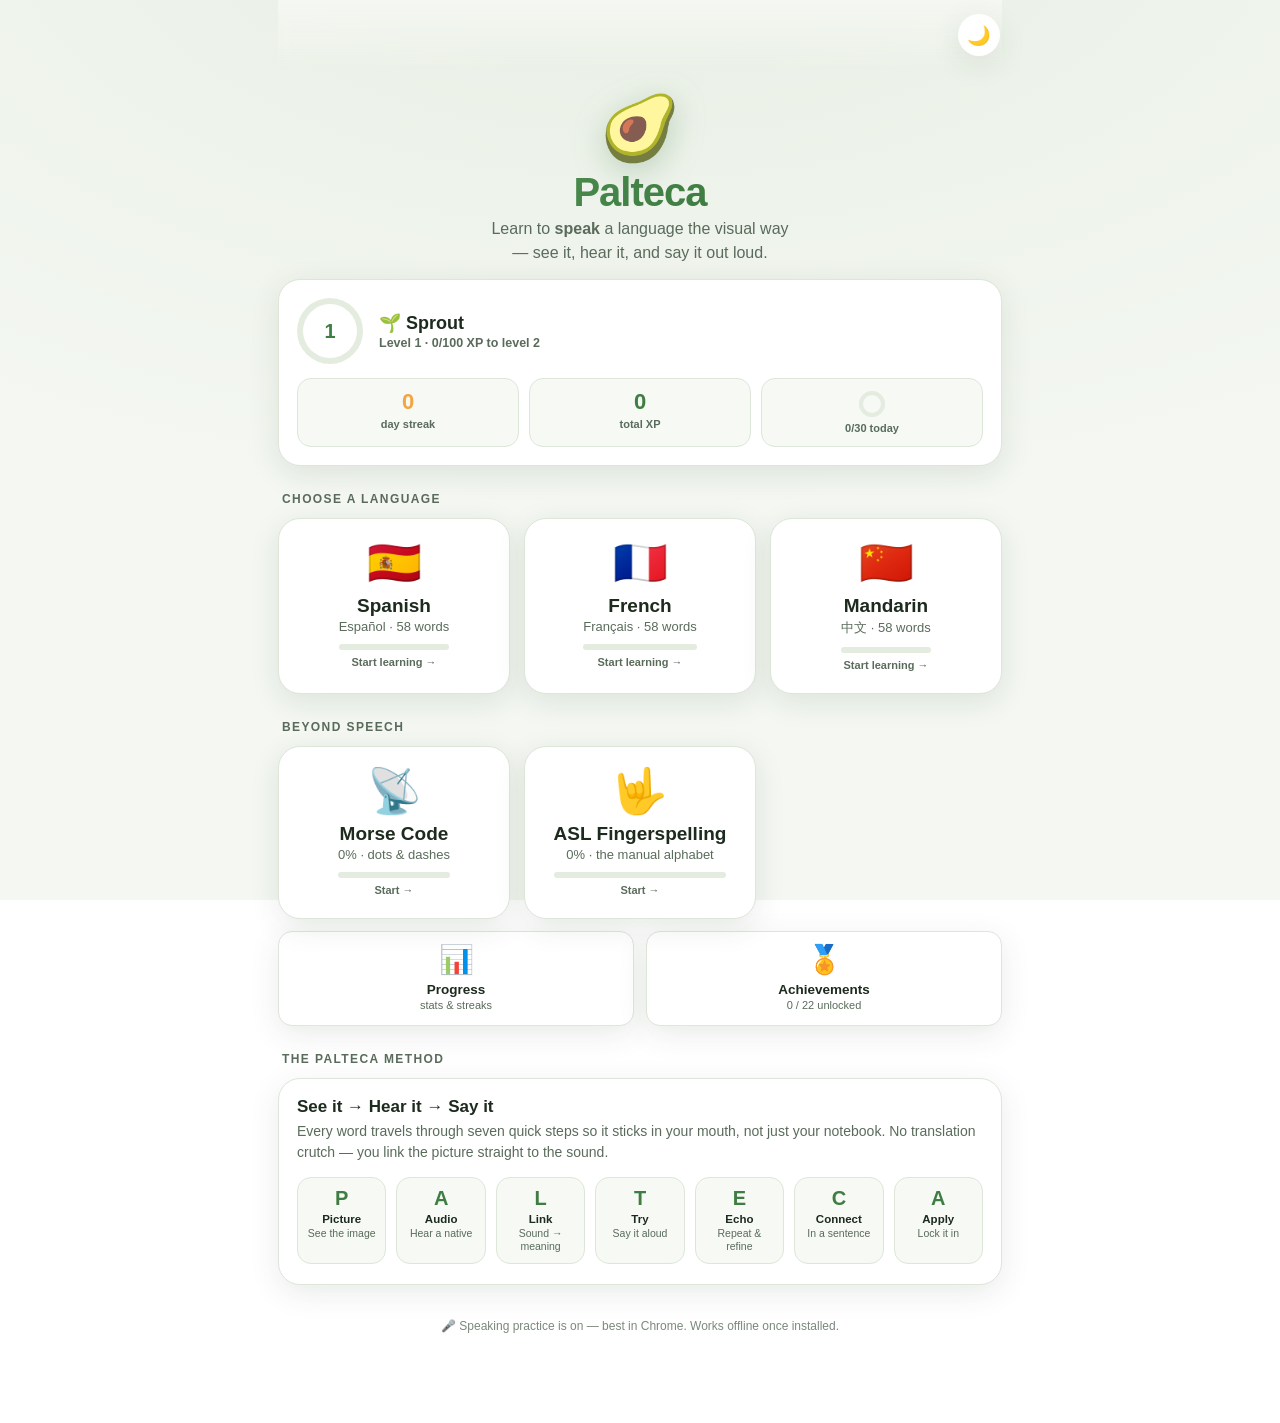
<file: index.html>
<!DOCTYPE html>
<html lang="en">
<head>
  <meta charset="UTF-8" />
  <meta name="viewport" content="width=device-width, initial-scale=1.0, maximum-scale=1.0, user-scalable=no, viewport-fit=cover" />
  <meta name="theme-color" content="#3f7d43" />
  <title>Palteca · learn to speak, visually</title>
  <meta name="description" content="Learn to speak Spanish, French & Mandarin the visual way — see it, hear it, say it. The PALTECA method." />
  <link rel="manifest" href="manifest.webmanifest" />
  <meta name="mobile-web-app-capable" content="yes" />
  <meta name="apple-mobile-web-app-capable" content="yes" />
  <meta name="apple-mobile-web-app-status-bar-style" content="default" />
  <meta name="apple-mobile-web-app-title" content="Palteca" />
  <link rel="icon" href="icon.svg" />
  <link rel="apple-touch-icon" href="icon.svg" />
  <link rel="stylesheet" href="styles.css" />
</head>
<body>
  <div id="app">
    <!-- Top bar -->
    <header id="topbar" hidden>
      <button id="backBtn" class="icon-btn" aria-label="Back">←</button>
      <div id="crumb" class="crumb"></div>
      <button id="playerchip" class="playerchip" aria-label="Your progress" hidden></button>
      <button id="themeToggle" class="icon-btn" aria-label="Toggle dark mode">🌙</button>
    </header>

    <main id="views"><!-- views injected here --></main>
  </div>

  <!-- Toast for speech feedback / errors -->
  <div id="toast" class="toast" hidden></div>

  <script src="store.js"></script>
  <script src="content.js"></script>
  <script src="dialogues.js"></script>
  <script src="morse.js"></script>
  <script src="sign.js"></script>
  <script src="app.js"></script>

  <script>
    // PWA: install prompt capture
    var deferredPrompt = null;
    window.__canInstall = false;
    window.addEventListener('beforeinstallprompt', function (e) {
      e.preventDefault();
      deferredPrompt = e;
      window.__canInstall = true;
      document.dispatchEvent(new Event('pal:caninstall'));
    });
    window.__promptInstall = function () {
      if (!deferredPrompt) return;
      deferredPrompt.prompt();
      deferredPrompt.userChoice.finally(function () {
        deferredPrompt = null; window.__canInstall = false;
        document.dispatchEvent(new Event('pal:caninstall'));
      });
    };
    window.addEventListener('appinstalled', function () {
      window.__canInstall = false; deferredPrompt = null;
      document.dispatchEvent(new Event('pal:caninstall'));
    });
    // PWA: service worker
    if ('serviceWorker' in navigator) {
      window.addEventListener('load', function () {
        navigator.serviceWorker.register('sw.js').catch(function () {});
      });
    }
  </script>
</body>
</html>
</file>
<file: styles.css>
/* ============ Palteca theme ============ */
:root{
  --bg:#f4f7f2; --bg2:#e8efe4; --card:#ffffff; --card2:#f6f9f4;
  --ink:#1d2a1e; --ink-soft:#5a6b5b; --line:#dde6d9;
  --brand:#3f7d43; --brand-2:#5aa05e; --brand-ink:#2b5c2e;
  --accent:#f2a541; --good:#2e9e5b; --bad:#d9534f; --warn:#e8a33d;
  --ring:#e3ecdf; --shadow:0 8px 30px rgba(31,60,33,.10);
  --radius:22px; --radius-sm:14px;
  --grad:linear-gradient(135deg,#5aa05e,#3f7d43 60%,#356b39);
}
:root[data-theme="dark"]{
  --bg:#10160f; --bg2:#161e14; --card:#1b241a; --card2:#212c1f;
  --ink:#eaf2e6; --ink-soft:#a6b8a4; --line:#2b3728;
  --brand:#7bc47f; --brand-2:#9ad79d; --brand-ink:#bfe6c1;
  --accent:#f2b45f; --good:#5ecb86; --bad:#ef6b67; --warn:#f0b458;
  --ring:#28331f; --shadow:0 12px 40px rgba(0,0,0,.45);
  --grad:linear-gradient(135deg,#3f7d43,#2c5a30 60%,#22461f);
}
@media (prefers-color-scheme: dark){
  :root:not([data-theme="light"]){
    --bg:#10160f; --bg2:#161e14; --card:#1b241a; --card2:#212c1f;
    --ink:#eaf2e6; --ink-soft:#a6b8a4; --line:#2b3728;
    --brand:#7bc47f; --brand-2:#9ad79d; --brand-ink:#bfe6c1;
    --accent:#f2b45f; --good:#5ecb86; --bad:#ef6b67; --warn:#f0b458;
    --ring:#28331f; --shadow:0 12px 40px rgba(0,0,0,.45);
    --grad:linear-gradient(135deg,#3f7d43,#2c5a30 60%,#22461f);
  }
}

*{box-sizing:border-box}
[hidden]{display:none !important}
html,body{margin:0;padding:0}
body{
  background:radial-gradient(1200px 600px at 50% -10%, var(--bg2), var(--bg)) fixed;
  color:var(--ink);
  font-family:-apple-system,BlinkMacSystemFont,"Segoe UI",Inter,Roboto,Helvetica,Arial,sans-serif;
  -webkit-font-smoothing:antialiased; text-rendering:optimizeLegibility;
  min-height:100vh;
}
#app{max-width:760px;margin:0 auto;padding:0 18px 90px;position:relative}
button{font-family:inherit;cursor:pointer;border:0;background:none;color:inherit}
button:focus-visible{outline:3px solid var(--brand-2);outline-offset:2px}

/* ============ Top bar ============ */
#topbar{
  position:sticky;top:0;z-index:20;display:flex;align-items:center;gap:12px;
  padding:14px 2px;background:linear-gradient(var(--bg),rgba(0,0,0,0) );
  backdrop-filter:blur(6px);
}
.icon-btn{
  width:42px;height:42px;border-radius:50%;font-size:19px;line-height:1;
  background:var(--card);box-shadow:var(--shadow);color:var(--ink);
  display:grid;place-items:center;transition:transform .12s ease, background .2s;
}
.icon-btn:hover{transform:translateY(-1px)}
.crumb{flex:1;font-weight:700;font-size:15px;color:var(--ink-soft);letter-spacing:.2px}

/* ============ Home ============ */
.hero{padding:26px 4px 8px;text-align:center}
.logo{font-size:64px;line-height:1;filter:drop-shadow(0 8px 16px rgba(63,125,67,.28));animation:bob 3.6s ease-in-out infinite}
@keyframes bob{0%,100%{transform:translateY(0) rotate(-3deg)}50%{transform:translateY(-9px) rotate(3deg)}}
.wordmark{font-size:40px;font-weight:900;letter-spacing:-1px;margin:10px 0 2px;
  background:var(--grad);-webkit-background-clip:text;background-clip:text;color:transparent}
.tagline{color:var(--ink-soft);font-size:16px;margin:0 auto;max-width:34ch;line-height:1.5}

.section-label{font-size:12px;font-weight:800;letter-spacing:1.4px;text-transform:uppercase;
  color:var(--ink-soft);margin:26px 4px 12px}

/* method strip */
.method{background:var(--card);border-radius:var(--radius);box-shadow:var(--shadow);
  padding:18px 18px 20px;margin-top:6px;border:1px solid var(--line)}
.method h3{margin:0 0 4px;font-size:17px}
.method p{margin:0 0 14px;color:var(--ink-soft);font-size:14px;line-height:1.5}
.steps{display:grid;grid-template-columns:repeat(auto-fit,minmax(88px,1fr));gap:10px}
.step{background:var(--card2);border:1px solid var(--line);border-radius:var(--radius-sm);
  padding:10px 8px;text-align:center}
.step .k{font-weight:900;font-size:20px;color:var(--brand);line-height:1}
.step .w{font-size:11.5px;font-weight:700;margin-top:5px}
.step .d{font-size:10.5px;color:var(--ink-soft);margin-top:2px;line-height:1.25}

/* language cards */
.lang-grid{display:grid;grid-template-columns:1fr;gap:14px;margin-top:4px}
@media(min-width:560px){.lang-grid{grid-template-columns:1fr 1fr 1fr}}
.lang-card{
  position:relative;overflow:hidden;background:var(--card);border:1px solid var(--line);
  border-radius:var(--radius);box-shadow:var(--shadow);padding:20px 18px;text-align:left;
  display:flex;align-items:center;gap:16px;transition:transform .14s ease, box-shadow .2s;
}
@media(min-width:560px){.lang-card{flex-direction:column;text-align:center;gap:10px;padding:22px 14px}}
.lang-card:hover{transform:translateY(-3px);box-shadow:0 16px 40px rgba(31,60,33,.18)}
.lang-card .flag{font-size:44px;line-height:1}
.lang-card .name{font-weight:800;font-size:19px}
.lang-card .native{color:var(--ink-soft);font-size:13px;margin-top:2px}
.lang-card .bar{height:6px;border-radius:99px;background:var(--ring);overflow:hidden;margin-top:10px;width:100%}
.lang-card .bar>i{display:block;height:100%;background:var(--grad);width:0%;transition:width .5s ease}
.lang-card .pct{font-size:11px;color:var(--ink-soft);margin-top:6px;font-weight:700}

/* ============ Themes grid ============ */
.lang-head{display:flex;align-items:center;gap:14px;padding:8px 4px 18px}
.lang-head .flag{font-size:40px}
.lang-head .t{font-size:24px;font-weight:900}
.lang-head .s{color:var(--ink-soft);font-size:13px}
.theme-grid{display:grid;grid-template-columns:1fr 1fr;gap:14px}
@media(min-width:560px){.theme-grid{grid-template-columns:1fr 1fr 1fr}}
.theme-card{background:var(--card);border:1px solid var(--line);border-radius:var(--radius);
  box-shadow:var(--shadow);padding:18px 16px;text-align:left;transition:transform .14s ease}
.theme-card:hover{transform:translateY(-3px)}
.theme-card .ic{font-size:34px;line-height:1}
.theme-card .tt{font-weight:800;font-size:15px;margin-top:10px}
.theme-card .meta{display:flex;align-items:center;gap:8px;margin-top:10px}
.ring{--p:0;width:34px;height:34px;border-radius:50%;flex:0 0 auto;
  background:conic-gradient(var(--brand) calc(var(--p)*1%), var(--ring) 0);
  display:grid;place-items:center}
.ring::after{content:"";width:24px;height:24px;border-radius:50%;background:var(--card)}
.ring.done{background:var(--good)}
.theme-card .cnt{font-size:12px;color:var(--ink-soft);font-weight:700}

.review-cta{margin-top:16px;width:100%;background:var(--grad);color:#fff;font-weight:800;
  font-size:16px;padding:16px;border-radius:var(--radius);box-shadow:var(--shadow);
  display:flex;align-items:center;justify-content:center;gap:10px}
.review-cta:disabled{opacity:.5}

/* ============ Lesson ============ */
.progress-top{display:flex;align-items:center;gap:10px;padding:2px 4px 14px}
.progress-top .bar{flex:1;height:8px;border-radius:99px;background:var(--ring);overflow:hidden}
.progress-top .bar>i{display:block;height:100%;background:var(--grad);width:0;transition:width .35s ease}
.progress-top .num{font-size:12px;font-weight:800;color:var(--ink-soft);min-width:44px;text-align:right}

/* pal step tracker */
.paltrack{display:flex;justify-content:center;gap:6px;margin:2px 0 14px;flex-wrap:wrap}
.pal{width:30px;height:30px;border-radius:50%;display:grid;place-items:center;font-weight:900;
  font-size:13px;background:var(--card2);color:var(--ink-soft);border:1px solid var(--line);
  transition:all .2s}
.pal[data-on="1"]{background:var(--brand);color:#fff;border-color:var(--brand);transform:scale(1.06)}
.pal[data-cur="1"]{box-shadow:0 0 0 4px var(--ring)}

.card{background:var(--card);border:1px solid var(--line);border-radius:26px;box-shadow:var(--shadow);
  padding:26px 22px;text-align:center;position:relative;overflow:hidden}
.card::before{content:"";position:absolute;inset:0 0 auto 0;height:120px;
  background:radial-gradient(120px 80px at 50% -20px, rgba(90,160,94,.18), transparent)}
.pic{font-size:104px;line-height:1;margin:6px 0 4px;filter:drop-shadow(0 10px 18px rgba(0,0,0,.12));
  animation:pop .4s cubic-bezier(.2,1.4,.4,1)}
@keyframes pop{from{transform:scale(.7);opacity:0}to{transform:scale(1);opacity:1}}
.target{font-size:40px;font-weight:900;letter-spacing:-.5px;margin:2px 0 2px;word-break:break-word}
.phon{color:var(--brand-ink);font-weight:700;font-size:17px;margin-bottom:2px}
:root[data-theme="dark"] .phon{color:var(--brand-2)}
@media (prefers-color-scheme: dark){:root:not([data-theme="light"]) .phon{color:var(--brand-2)}}
.note-pin{color:var(--ink-soft);font-size:13px}

.speak-row{display:flex;gap:10px;justify-content:center;margin:16px 0 4px;flex-wrap:wrap}
.btn{border-radius:16px;font-weight:800;font-size:15px;padding:14px 18px;
  display:inline-flex;align-items:center;gap:9px;box-shadow:var(--shadow);transition:transform .12s}
.btn:hover{transform:translateY(-2px)}
.btn.play{background:var(--card2);color:var(--ink);border:1px solid var(--line)}
.btn.mic{background:var(--grad);color:#fff}
.btn.mic.rec{background:var(--bad);animation:pulse 1s infinite}
@keyframes pulse{0%,100%{box-shadow:0 0 0 0 rgba(217,83,79,.5)}50%{box-shadow:0 0 0 12px rgba(217,83,79,0)}}
.btn.ghost{background:transparent;border:1px dashed var(--line);color:var(--ink-soft);box-shadow:none}

.reveal{margin-top:16px;border-top:1px dashed var(--line);padding-top:14px}
.reveal .trans{font-size:19px;font-weight:800}
.reveal .art{color:var(--ink-soft);font-weight:600;font-size:14px}
.example{background:var(--card2);border:1px solid var(--line);border-radius:16px;padding:14px;margin-top:14px;
  display:flex;align-items:center;gap:12px;text-align:left}
.example .ex-t{flex:1}
.example .ex-x{font-weight:700;font-size:15px}
.example .ex-e{color:var(--ink-soft);font-size:13px;margin-top:2px}
.example .mini{width:40px;height:40px;border-radius:12px;background:var(--card);border:1px solid var(--line);
  display:grid;place-items:center;font-size:18px;flex:0 0 auto}

.feedback{margin-top:14px;border-radius:16px;padding:13px 14px;font-weight:700;display:none;align-items:center;gap:10px;text-align:left}
.feedback.show{display:flex;animation:pop .3s}
.feedback.good{background:color-mix(in srgb,var(--good) 16%,transparent);color:var(--good);border:1px solid color-mix(in srgb,var(--good) 40%,transparent)}
.feedback.mid{background:color-mix(in srgb,var(--warn) 16%,transparent);color:var(--warn);border:1px solid color-mix(in srgb,var(--warn) 40%,transparent)}
.feedback.bad{background:color-mix(in srgb,var(--bad) 14%,transparent);color:var(--bad);border:1px solid color-mix(in srgb,var(--bad) 40%,transparent)}
.feedback .heard{display:block;font-weight:600;color:var(--ink-soft);font-size:13px;margin-top:2px}

.nav-row{display:flex;gap:12px;margin-top:18px}
.nav-row .btn{flex:1;justify-content:center}
.btn.primary{background:var(--grad);color:#fff}
.btn.sec{background:var(--card2);border:1px solid var(--line);color:var(--ink)}

/* done screen */
.done{text-align:center;padding:40px 10px}
.done .big{font-size:76px;animation:bob 3s ease-in-out infinite}
.done h2{font-size:26px;margin:12px 0 6px}
.done p{color:var(--ink-soft);margin:0 auto 18px;max-width:36ch}
.stat-row{display:flex;gap:12px;justify-content:center;margin:16px 0}
.stat{background:var(--card);border:1px solid var(--line);border-radius:16px;padding:14px 18px;box-shadow:var(--shadow)}
.stat b{font-size:26px;display:block;color:var(--brand)}
.stat span{font-size:12px;color:var(--ink-soft)}

/* toast */
.toast{position:fixed;left:50%;bottom:26px;transform:translateX(-50%) translateY(20px);
  background:var(--ink);color:var(--bg);padding:12px 18px;border-radius:99px;font-weight:700;
  font-size:14px;box-shadow:var(--shadow);opacity:0;transition:all .25s;z-index:50;max-width:88vw;text-align:center}
.toast.show{opacity:1;transform:translateX(-50%) translateY(0)}

.hint{color:var(--ink-soft);font-size:12.5px;text-align:center;margin-top:12px;line-height:1.5}
.footer{ text-align:center;color:var(--ink-soft);font-size:12px;margin-top:34px;opacity:.8}

/* ============================================================
   PALTECA PRO — gamification, stats, conversations, quiz, PWA
   ============================================================ */

/* player chip in topbar */
.playerchip{display:inline-flex;align-items:center;gap:8px;background:var(--card);border:1px solid var(--line);
  box-shadow:var(--shadow);border-radius:99px;padding:7px 12px;font-weight:800;font-size:13px;color:var(--ink);white-space:nowrap}
.playerchip .flame{color:var(--accent)}
.playerchip .lv{color:var(--brand)}

/* ---- home player card ---- */
.player{background:var(--card);border:1px solid var(--line);border-radius:var(--radius);box-shadow:var(--shadow);
  padding:18px;margin-top:6px;display:flex;flex-direction:column;gap:14px}
.player-top{display:flex;align-items:center;gap:16px}
.lvl-ring{--p:0;width:66px;height:66px;border-radius:50%;flex:0 0 auto;
  background:conic-gradient(var(--brand) calc(var(--p)*1%), var(--ring) 0);display:grid;place-items:center;position:relative}
.lvl-ring::after{content:"";position:absolute;inset:6px;border-radius:50%;background:var(--card)}
.lvl-ring b{position:relative;z-index:1;font-size:20px;font-weight:900;color:var(--brand)}
.player-id{flex:1;min-width:0}
.player-id .rank{font-weight:900;font-size:18px;display:flex;align-items:center;gap:7px}
.player-id .sub{color:var(--ink-soft);font-size:12.5px;margin-top:2px;font-weight:700}
.player-tiles{display:grid;grid-template-columns:1fr 1fr 1fr;gap:10px}
.ptile{background:var(--card2);border:1px solid var(--line);border-radius:var(--radius-sm);padding:12px 8px;text-align:center}
.ptile b{display:block;font-size:22px;font-weight:900;line-height:1}
.ptile.flame b{color:var(--accent)}
.ptile.xp b{color:var(--brand)}
.ptile .lab{font-size:11px;color:var(--ink-soft);font-weight:700;margin-top:5px}
.ptile .goalring{--p:0;width:26px;height:26px;margin:0 auto;border-radius:50%;
  background:conic-gradient(var(--good) calc(var(--p)*1%), var(--ring) 0);display:grid;place-items:center}
.ptile .goalring::after{content:"";width:18px;height:18px;border-radius:50%;background:var(--card2)}

.install-btn{width:100%;margin-top:12px;background:var(--card2);border:1px dashed var(--brand);color:var(--brand);
  font-weight:800;padding:12px;border-radius:var(--radius-sm);display:flex;align-items:center;justify-content:center;gap:8px}

/* ---- mode entry cards ---- */
.modes{display:grid;grid-template-columns:1fr 1fr;gap:12px;margin-top:4px}
@media(min-width:560px){.modes{grid-template-columns:1fr 1fr 1fr 1fr}}
.mode-card{background:var(--card);border:1px solid var(--line);border-radius:var(--radius-sm);box-shadow:var(--shadow);
  padding:16px 12px;text-align:center;transition:transform .14s ease}
.mode-card:hover{transform:translateY(-3px)}
.mode-card .mi{font-size:28px;line-height:1}
.mode-card .mt{font-weight:800;font-size:13.5px;margin-top:8px}
.mode-card .ms{font-size:11px;color:var(--ink-soft);margin-top:2px}
.mode-card:disabled{opacity:.5;transform:none}

.home-nav{display:grid;grid-template-columns:1fr 1fr;gap:12px;margin-top:12px}
.home-nav .mode-card{padding:14px}

/* ---- stats view ---- */
.stat-hero{background:var(--card);border:1px solid var(--line);border-radius:var(--radius);box-shadow:var(--shadow);
  padding:22px;text-align:center;margin-bottom:16px}
.stat-hero .big-ring{--p:0;width:120px;height:120px;margin:0 auto 12px;border-radius:50%;
  background:conic-gradient(var(--brand) calc(var(--p)*1%), var(--ring) 0);display:grid;place-items:center;position:relative}
.stat-hero .big-ring::after{content:"";position:absolute;inset:10px;border-radius:50%;background:var(--card)}
.stat-hero .big-ring .inner{position:relative;z-index:1;text-align:center}
.stat-hero .big-ring .inner b{font-size:34px;font-weight:900;color:var(--brand);display:block;line-height:1}
.stat-hero .big-ring .inner span{font-size:11px;color:var(--ink-soft);font-weight:800}
.stat-hero .rankname{font-size:22px;font-weight:900;margin-top:2px}
.stat-hero .xpline{color:var(--ink-soft);font-weight:700;font-size:13px;margin-top:4px}

.panel{background:var(--card);border:1px solid var(--line);border-radius:var(--radius);box-shadow:var(--shadow);padding:18px;margin-bottom:16px}
.panel h3{margin:0 0 4px;font-size:15px}
.panel .psub{color:var(--ink-soft);font-size:12.5px;margin:0 0 14px}

.goal-seg{display:flex;gap:8px}
.goal-seg button{flex:1;background:var(--card2);border:1px solid var(--line);border-radius:12px;padding:10px 6px;font-weight:800;font-size:13px;color:var(--ink)}
.goal-seg button b{display:block;font-size:11px;color:var(--ink-soft);font-weight:700;margin-top:2px}
.goal-seg button[aria-pressed="true"]{background:var(--grad);color:#fff;border-color:transparent}
.goal-seg button[aria-pressed="true"] b{color:rgba(255,255,255,.85)}

.heat{display:grid;grid-auto-flow:column;grid-template-rows:repeat(7,1fr);gap:4px;overflow-x:auto;padding-bottom:4px}
.heat .cell{width:15px;height:15px;border-radius:4px;background:var(--ring)}
.heat .cell.l1{background:color-mix(in srgb,var(--brand) 30%,var(--ring))}
.heat .cell.l2{background:color-mix(in srgb,var(--brand) 55%,var(--ring))}
.heat .cell.l3{background:color-mix(in srgb,var(--brand) 80%,transparent)}
.heat .cell.l4{background:var(--brand)}
.heat-legend{display:flex;align-items:center;gap:6px;justify-content:flex-end;margin-top:8px;color:var(--ink-soft);font-size:11px;font-weight:700}
.heat-legend .cell{width:12px;height:12px;border-radius:3px}

.mastery{display:flex;flex-direction:column;gap:12px}
.mrow{display:flex;align-items:center;gap:12px}
.mrow .mflag{font-size:26px}
.mrow .mmid{flex:1}
.mrow .mname{font-weight:800;font-size:14px;display:flex;justify-content:space-between}
.mrow .mname span{color:var(--ink-soft);font-weight:700;font-size:12px}
.mrow .mbar{height:8px;border-radius:99px;background:var(--ring);overflow:hidden;margin-top:6px}
.mrow .mbar>i{display:block;height:100%;background:var(--grad);width:0}

.kpis{display:grid;grid-template-columns:1fr 1fr;gap:12px}
@media(min-width:560px){.kpis{grid-template-columns:1fr 1fr 1fr 1fr}}
.kpi{background:var(--card2);border:1px solid var(--line);border-radius:var(--radius-sm);padding:14px;text-align:center}
.kpi b{display:block;font-size:24px;font-weight:900;color:var(--brand)}
.kpi span{font-size:11.5px;color:var(--ink-soft);font-weight:700}

/* ---- achievements ---- */
.ach-grid{display:grid;grid-template-columns:1fr 1fr;gap:12px}
@media(min-width:560px){.ach-grid{grid-template-columns:1fr 1fr 1fr}}
.ach{background:var(--card);border:1px solid var(--line);border-radius:var(--radius-sm);box-shadow:var(--shadow);padding:14px;text-align:center}
.ach .badge{font-size:36px;line-height:1;filter:grayscale(1);opacity:.42}
.ach.on .badge{filter:none;opacity:1}
.ach .at{font-weight:800;font-size:13px;margin-top:8px}
.ach .ad{font-size:11px;color:var(--ink-soft);margin-top:2px;line-height:1.3}
.ach .apbar{height:6px;border-radius:99px;background:var(--ring);overflow:hidden;margin-top:8px}
.ach .apbar>i{display:block;height:100%;background:var(--brand);width:0}
.ach .adate{font-size:10.5px;color:var(--brand);font-weight:800;margin-top:8px}

/* ---- conversation / dialogue ---- */
.scene-head{background:var(--card);border:1px solid var(--line);border-radius:var(--radius);box-shadow:var(--shadow);
  padding:16px 18px;margin-bottom:14px;display:flex;align-items:center;gap:14px}
.scene-head .si{font-size:36px}
.scene-head .st{font-weight:900;font-size:18px}
.scene-head .ss{color:var(--ink-soft);font-size:13px;margin-top:2px}

.chat{display:flex;flex-direction:column;gap:12px;padding-bottom:6px}
.bubble{max-width:82%;border-radius:20px;padding:13px 15px;box-shadow:var(--shadow);position:relative;animation:pop .28s}
.bubble .btxt{font-weight:800;font-size:17px}
.bubble .bph{font-size:12.5px;color:var(--ink-soft);margin-top:3px;font-weight:600}
.bubble .btr{font-size:12.5px;margin-top:4px;opacity:.85}
.bubble .bemoji{position:absolute;top:-10px;font-size:22px}
.bubble.them{align-self:flex-start;background:var(--card);border:1px solid var(--line);border-top-left-radius:6px}
.bubble.them .bemoji{left:-6px}
.bubble.you{align-self:flex-end;background:color-mix(in srgb,var(--brand) 14%,var(--card));border:1px solid color-mix(in srgb,var(--brand) 30%,var(--line));border-top-right-radius:6px}
.bubble.you .bemoji{right:-6px}
.bubble .bmic{margin-top:8px;display:flex;gap:8px;flex-wrap:wrap}
.bubble .chip{background:var(--card2);border:1px solid var(--line);border-radius:12px;padding:8px 12px;font-weight:800;font-size:13px;display:inline-flex;align-items:center;gap:6px}
.bubble .chip.mic{background:var(--grad);color:#fff;border:0}
.bubble .chip.mic.rec{background:var(--bad);animation:pulse 1s infinite}

.turn-cta{position:sticky;bottom:14px;margin-top:14px}
.turn-cta .btn{width:100%;justify-content:center}
.yourturn{background:var(--card);border:1px dashed color-mix(in srgb,var(--brand) 45%,var(--line));border-radius:var(--radius);
  box-shadow:var(--shadow);padding:16px;margin-top:6px;text-align:center}
.yourturn .yt-lab{font-size:12px;font-weight:800;letter-spacing:1px;text-transform:uppercase;color:var(--brand)}
.yourturn .yt-en{font-size:14px;color:var(--ink-soft);margin:6px 0 2px}
.yourturn .yt-target{font-size:26px;font-weight:900;margin:4px 0}
.yourturn .yt-ph{color:var(--brand-ink);font-weight:700;font-size:14px}
:root[data-theme="dark"] .yourturn .yt-ph{color:var(--brand-2)}
@media (prefers-color-scheme: dark){:root:not([data-theme="light"]) .yourturn .yt-ph{color:var(--brand-2)}}
.yt-actions{display:flex;gap:10px;justify-content:center;margin-top:12px;flex-wrap:wrap}

/* ---- quiz / challenge ---- */
.quiz-emoji{font-size:88px;text-align:center;margin:6px 0;animation:pop .35s}
.quiz-q{text-align:center;font-weight:800;font-size:18px;margin-bottom:4px}
.quiz-sub{text-align:center;color:var(--ink-soft);font-size:13px;margin-bottom:14px}
.q-options{display:grid;grid-template-columns:1fr 1fr;gap:12px}
.q-opt{background:var(--card);border:2px solid var(--line);border-radius:16px;box-shadow:var(--shadow);padding:16px 12px;
  font-weight:800;font-size:16px;text-align:center;transition:transform .1s;min-height:64px;display:flex;align-items:center;justify-content:center;gap:8px}
.q-opt .oe{font-size:26px}
.q-opt:hover{transform:translateY(-2px)}
.q-opt.correct{border-color:var(--good);background:color-mix(in srgb,var(--good) 16%,var(--card))}
.q-opt.wrong{border-color:var(--bad);background:color-mix(in srgb,var(--bad) 14%,var(--card))}
.q-opt:disabled{cursor:default}
.qscore{display:flex;justify-content:center;gap:6px;margin-bottom:8px}
.qdot{width:10px;height:10px;border-radius:50%;background:var(--ring)}
.qdot.ok{background:var(--good)}
.qdot.no{background:var(--bad)}

/* achievement toast */
.toast.ach{background:linear-gradient(135deg,#f2a541,#e07d2a);color:#fff}

/* ============================================================
   MORSE & SIGN tracks
   ============================================================ */
:root{ --hand:#e9c79c; --hand-stroke:#b98c56; }
:root[data-theme="dark"]{ --hand:#caa877; --hand-stroke:#8a6a42; }
@media (prefers-color-scheme: dark){ :root:not([data-theme="light"]){ --hand:#caa877; --hand-stroke:#8a6a42; } }

/* Morse: big character + pattern */
.morse-char{font-size:64px;font-weight:900;letter-spacing:1px;margin:4px 0 2px}
.morse-pattern{display:flex;gap:10px;align-items:center;justify-content:center;flex-wrap:wrap;margin:6px 0}
.morse-pattern .dot,.morse-pattern .dash{background:var(--brand);border-radius:99px;display:inline-block}
.morse-pattern .dot{width:16px;height:16px}
.morse-pattern .dash{width:44px;height:16px}
.morse-pattern.big{gap:12px;margin:10px 0 6px}
.morse-pattern.big .dot{width:20px;height:20px}
.morse-pattern.big .dash{width:56px;height:20px}

/* Morse tap trainer */
.tap-label{font-weight:800;font-size:12px;letter-spacing:.6px;text-transform:uppercase;color:var(--ink-soft);margin:16px 0 8px}
.tap-out{min-height:38px;display:flex;gap:8px;align-items:center;justify-content:center;flex-wrap:wrap;
  background:var(--card2);border:1px solid var(--line);border-radius:14px;padding:10px}
.tap-out .dot{width:14px;height:14px;border-radius:99px;background:var(--brand)}
.tap-out .dash{width:38px;height:14px;border-radius:99px;background:var(--brand)}
.tap-out .tap-ph{color:var(--ink-soft);font-size:13px;font-weight:600}
.tap-btns{display:flex;gap:10px;justify-content:center;margin-top:10px}
.btn.tapbtn{background:var(--card2);border:1px solid var(--line);color:var(--ink);font-size:17px;min-width:88px;justify-content:center}
.btn.tapbtn:active{background:var(--brand);color:#fff}

/* Translator */
.trans-input{width:100%;border:1px solid var(--line);background:var(--card2);color:var(--ink);border-radius:14px;
  padding:14px;font-size:18px;font-weight:700;font-family:inherit;resize:vertical;min-height:56px;letter-spacing:.5px}
.trans-input:focus{outline:none;border-color:var(--brand)}
.trans-out{margin-top:14px;background:var(--card2);border:1px solid var(--line);border-radius:14px;padding:16px;
  font-size:22px;color:var(--brand);font-weight:800;letter-spacing:2px;word-break:break-word;min-height:40px;line-height:1.5}
.trans-ctrl{display:flex;gap:10px;margin-top:12px}
.trans-ctrl .btn{flex:1;justify-content:center}
.abbr{display:flex;flex-direction:column;gap:8px}
.abbr-row{display:flex;align-items:center;gap:8px;font-size:14px;flex-wrap:wrap}
.abbr-row b{color:var(--ink);min-width:34px}
.abbr-row i{color:var(--brand);font-style:normal;font-weight:700;letter-spacing:1px}
.abbr-row span{color:var(--ink-soft)}

/* Sign hand diagram */
.hand{display:flex;justify-content:center}
.hand.big .hand-svg{width:150px;height:180px}
.hand.mini .hand-svg{width:62px;height:74px}
.hand-svg{width:120px;height:150px}
.hand-svg .hf{fill:var(--hand);stroke:var(--hand-stroke);stroke-width:2;stroke-linejoin:round}
.hand-svg .ho{fill:none;stroke:var(--hand);stroke-width:22;stroke-linecap:round}
.hand-svg .hc{fill:none;stroke:var(--hand);stroke-width:22;stroke-linecap:round}
.hand-svg .hl{fill:none;stroke:var(--hand-stroke);stroke-width:3}
.hand-svg .hx{stroke:var(--hand-stroke);stroke-width:4;stroke-linecap:round}
.sign-desc{color:var(--ink-soft);font-size:15px;line-height:1.5;max-width:34ch;margin:8px auto 0}
.motion-badge{display:inline-block;background:color-mix(in srgb,var(--accent) 18%,transparent);color:var(--accent);
  border:1px solid color-mix(in srgb,var(--accent) 40%,transparent);border-radius:99px;padding:4px 12px;font-weight:800;font-size:12px;margin:4px 0}

/* Fingerspell output */
.spell-out{display:flex;flex-wrap:wrap;gap:12px;margin-top:16px;justify-content:center}
.spell-cell{background:var(--card2);border:1px solid var(--line);border-radius:14px;padding:8px 8px 4px;text-align:center;transition:transform .15s, box-shadow .15s}
.spell-cell.on{transform:translateY(-4px) scale(1.06);box-shadow:0 10px 24px rgba(63,125,67,.28);border-color:var(--brand)}
.spell-l{font-weight:900;font-size:16px;margin-top:2px}
.spell-gap{width:100%;height:0}
</file>
